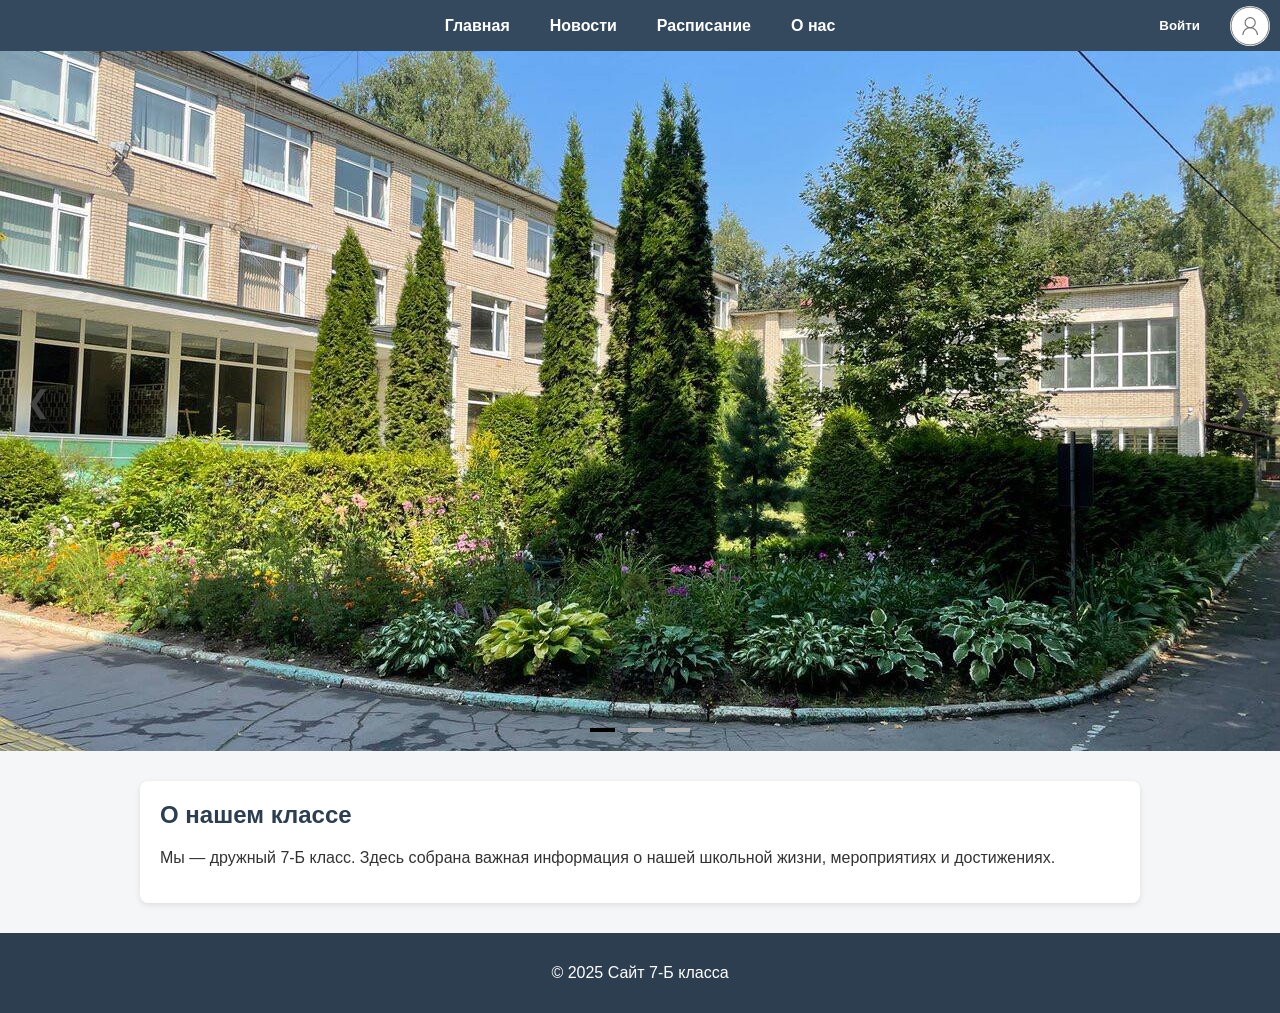
<file: index.html>
<!DOCTYPE html>
<html lang="ru">
<head>
  <meta charset="UTF-8">
  <meta name="viewport" content="width=device-width, initial-scale=1.0">
  <title>Главная</title>
  <link rel="stylesheet" href="style.css">

  <style>

  </style>
</head>
<body>

<nav>
  <div class="burger" onclick="openMenu()">☰</div>

  <div class="nav-links">
    <a href="index.html">Главная</a>
    <a href="news.html">Новости</a>
    <a href="schedule.html">Расписание</a>
    <a href="titles.html">О нас</a>
  </div>

  <div class="login">
    <button id="openPopup">Войти</button>
    <img src="[data-uri]">
  </div>
</nav>

<div class="menu-overlay" onclick="closeMenu()"></div>

<div class="popup-menu">
  <a href="index.html">Главная</a>
  <a href="news.html">Новости</a>
  <a href="schedule.html">Расписание</a>
  <a href="titles.html" id="about">О нас</a>

</div>

<div class="slider">
  <div class="slides">
    <div id="first" class="slide active">
        <div class="inf">
        <p>Читайте последние новости.</p>
        <a href="news.html">Подробнее.</a>
        </div>
    </div>
    <div id="second" class="slide">
        <div class="inf">
        <p>Смотрите актуальное расписание.</p>
        <a href="schedule.html">Подробнее.</a>
        </div>
    </div>
    <div id="third" class="slide">
        <div class="inf">
        <p>Узнайте о разработчиках.</p>
        <a href="titles.html">Подробнее.</a>
        </div>
    </div>
  </div>

  <button class="arrow left" onclick="prevSlide()">&#10094;</button>
  <button class="arrow right" onclick="nextSlide()">&#10095;</button>

  <div class="dots">
    <span class="dot active" onclick="goSlide(0)"></span>
    <span class="dot" onclick="goSlide(1)"></span>
    <span class="dot" onclick="goSlide(2)"></span>
  </div>
</div>

<!--
<header>
  <h1>Сайт 7-Б класса (Прототип)</h1>
  <p>Наша школьная жизнь, новости и расписание</p>
</header>
-->

<div class="container">
  <div class="block">
    <h2>О нашем классе</h2>
    <p>Мы — дружный 7-Б класс. Здесь собрана важная информация о нашей школьной жизни, мероприятиях и достижениях.</p>
  </div>
<!--
  <div class="block">
    <h2>Последние новости</h2>
    <ul>
      <li>Линейка 23 декабря</li>
      <li>Контрольная по математике — 15 декабря</li>
      <li>Подготовка к школьному концерту</li>
    </ul>
  </div>


  <div class="block">
    <h2>Расписание (пример)</h2>
    <p>Понедельник: Математика, Русский, История, Физика</p>
    <p>Вторник: Биология, География, Английский, Физкультура</p>
  </div>
   -->
</div>


<div id="popup" class="popup" style="display:none;">
    <div class="popup-content">
        <span id="closePopup" class="close">&times;</span>
        <div class="popup-item">
            <h2>Вход в аккаунт</h2>
            <p>Имя пользователя</p>
            <input type="text">
            <p>Пароль</p>
            <input type="text">
            <a href="https://web.max.ru/" id="popup-item-enter-1" class="popup-item-enter">Войти</a>
            <a id="popup-item-enter-2" class="popup-item-enter">Зарегистрироваться</a>
        </div>
    </div>
</div>



<script>
document.getElementById("openPopup").onclick = function() {
document.getElementById("popup").style.display = "flex";
}
document.getElementById("closePopup").onclick = function() {
document.getElementById("popup").style.display = "none";
}
window.onclick = function(event) {
if (event.target == document.getElementById("popup")) {
document.getElementById("popup").style.display = "none";
}
}
</script>
<script>
let current = 0;
const slides = document.querySelectorAll('.slide');
const dots = document.querySelectorAll('.dot');

function showSlide(index) {
  slides.forEach(s => s.classList.remove('active'));
  dots.forEach(d => d.classList.remove('active'));
  slides[index].classList.add('active');
  dots[index].classList.add('active');
  current = index;
}

function nextSlide() {
  showSlide((current + 1) % slides.length);
}

function prevSlide() {
  showSlide((current - 1 + slides.length) % slides.length);
}

function goSlide(index) {
  showSlide(index);
}

setInterval(() => {
  nextSlide();
}, 3000);
</script>
<script>
function openMenu() {
  document.querySelector('.popup-menu').classList.add('active');
  document.querySelector('.menu-overlay').classList.add('active');
}

function closeMenu() {
  document.querySelector('.popup-menu').classList.remove('active');
  document.querySelector('.menu-overlay').classList.remove('active');
}
</script>



<footer>
  <p>© 2025 Сайт 7-Б класса</p>
</footer>

</body>
</html>
</file>
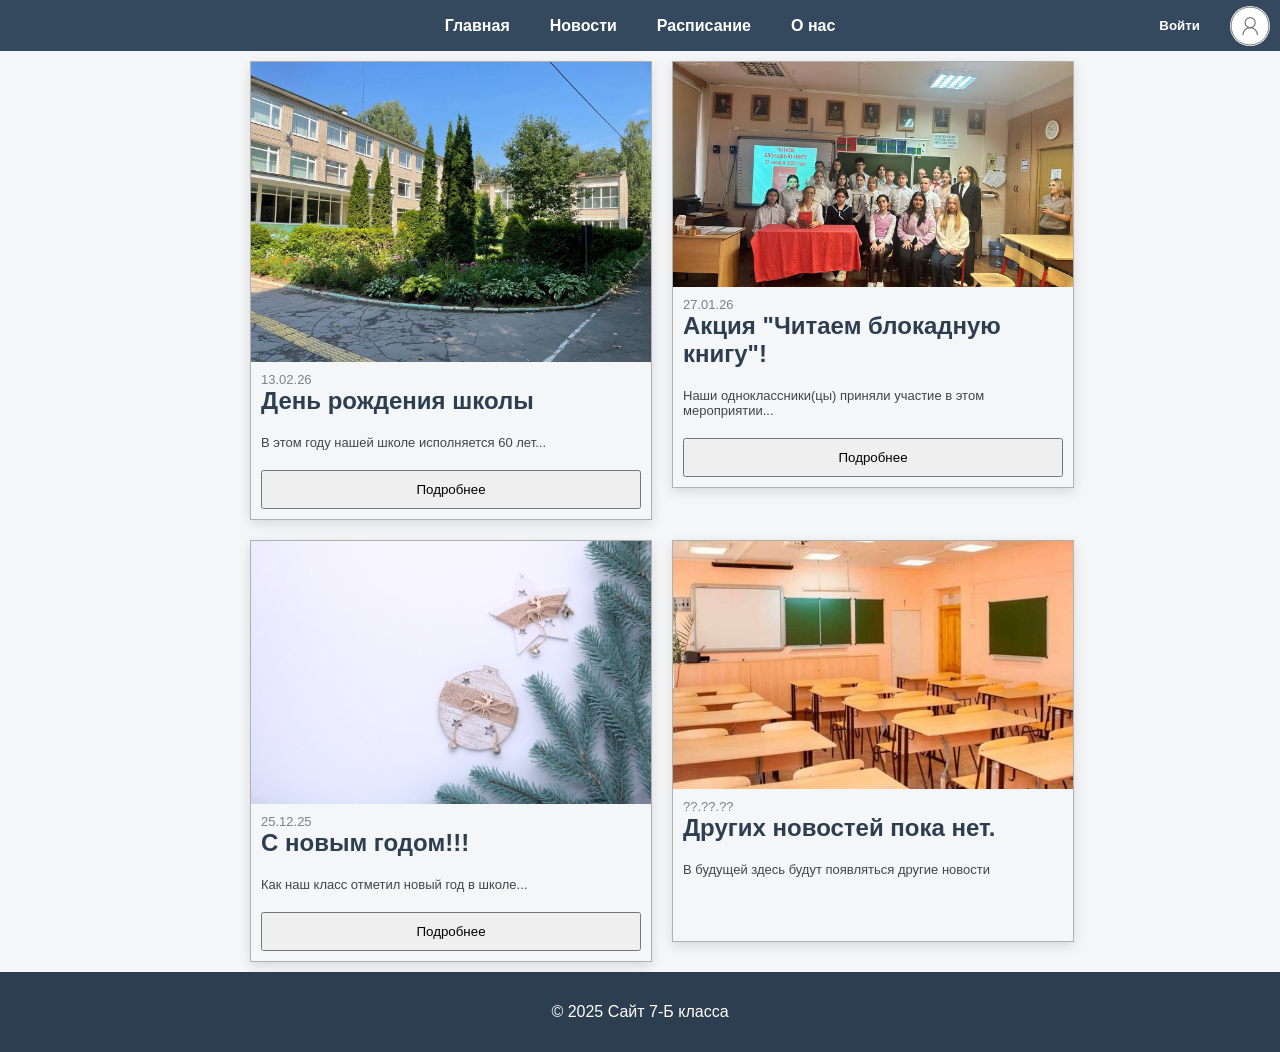
<file: news.html>
<!DOCTYPE html>
<html lang="en">
<head>
    <meta charset="UTF-8">
    <title>Новости</title>
    <link rel="stylesheet" href="style.css">
    <link rel="stylesheet" href="news.css">
    <meta name="viewport" content="width=device-width, initial-scale=1.0">
</head>
<body>
<nav>
  <div class="burger" onclick="openMenu()">☰</div>

  <div class="nav-links">
    <a href="index.html">Главная</a>
    <a href="news.html">Новости</a>
    <a href="schedule.html">Расписание</a>
    <a href="titles.html">О нас</a>
  </div>

  <div class="login">
    <button id="openPopup">Войти</button>
    <img src="[data-uri]">
  </div>
</nav>

<div class="menu-overlay" onclick="closeMenu()"></div>

<div class="popup-menu">
  <a href="index.html">Главная</a>
  <a href="news.html">Новости</a>
  <a href="schedule.html">Расписание</a>
  <a href="titles.html" id="about">О нас</a>
</div>


<div id="popup" class="popup" style="display:none;">
    <div class="popup-content">
        <span id="closePopup" class="close">&times;</span>
        <div class="popup-item">
            <h2>Вход в аккаунт</h2>
            <p>Имя пользователя</p>
            <input type="text">
            <p>Пароль</p>
            <input type="text">
            <a href="https://web.max.ru/" id="popup-item-enter-1" class="popup-item-enter">Войти</a>
            <a id="popup-item-enter-2" class="popup-item-enter">Зарегистрироваться</a>
        </div>
    </div>
</div>

<div class="news">
    <div class="news-card">
      <img src="school-outside.jpg" alt="">
      <div class="news-info">
        <p style="color: grey">13.02.26</p>
        <h2>День рождения школы</h2>
        <p>В этом году нашей школе исполняется 60 лет...</p>
        <button class="openPopupNews-class" id="openPopupNews">Подробнее</button>
      </div>
    </div>


    <div class="news-card">
      <img src="news-3-prev.jpg" alt="">
      <div class="news-info">
        <p style="color: grey">27.01.26</p>
        <h2>Акция "Читаем блокадную книгу"!</h2>
        <p>Наши одноклассники(цы) приняли участие в этом мероприятии...</p>
        <button class="openPopupNews-class" id="openPopupNews-1">Подробнее</button>
      </div>
    </div>

    <div class="news-card">
      <img src="newyear.png" alt="">
      <div class="news-info">
        <p style="color: grey">25.12.25</p>
        <h2>С новым годом!!!</h2>
        <p>Как наш класс отметил новый год в школе...</p>
        <button class="openPopupNews-class" id="openPopupNews-2">Подробнее</button>
      </div>
    </div>

    <div class="news-card">
      <img src="back.jpg" alt="">
      <div class="news-info">
        <p style="color: grey">??.??.??</p>
        <h2>Других новостей пока нет.</h2>
        <p>В будущей здесь будут появляться другие новости</p>
    <!--    <button class="openPopupNews-class" id="openPopupNews-1">Подробнее</button> -->

      </div>
    </div>
</div>



<div id="popup-news" class="popup" style="display:none;">
  <div class="popup-content">
    <span id="closePopupNews" class="close">&times;</span>

    <div class="popup-item">

      <!-- ВЕРХ: слайдер -->
      <div class="slider">
        <div class="slides">
          <div class="slide active" style="background: url(school-outside.jpg) center / cover no-repeat;"></div>
          <div class="slide" style="background: url(school-outside.jpg) center / cover no-repeat;"></div>
          <div class="slide" style="background: url(school-outside.jpg) center / cover no-repeat;"></div>
        </div>

        <button class="arrow left" onclick="prevSlide()">&#10094;</button>
        <button class="arrow right" onclick="nextSlide()">&#10095;</button>

        <div class="dots">
          <span class="dot active" onclick="goSlide(0)"></span>
          <span class="dot" onclick="goSlide(1)"></span>
          <span class="dot" onclick="goSlide(2)"></span>
        </div>
      </div>

      <!-- НИЗ: текст -->
      <div class="popup-text">
        <h2>День рождения школы</h2>
        <p>В этом году нашей школе исполняется 60 лет.</p>
      </div>

    </div>
  </div>
</div>

<div id="popup-news-1" class="popup" style="display:none;">
  <div class="popup-content">
    <span id="closePopupNews-1" class="close">&times;</span>

    <div class="popup-item">

      <!-- ВЕРХ: слайдер -->
      <div class="slider">
        <div class="slides">
          <div class="slide active" style="background: url(news-3-1.jpg) center / cover no-repeat;"></div>
          <div class="slide" style="background: url(news-3-2.jpg) center / cover no-repeat;"></div>
          <div class="slide" style="background: url(news-3-3.jpg) center / cover no-repeat;"></div>
        </div>

        <button class="arrow left" onclick="prevSlide()">&#10094;</button>
        <button class="arrow right" onclick="nextSlide()">&#10095;</button>

        <div class="dots">
          <span class="dot active" onclick="goSlide(0)"></span>
          <span class="dot" onclick="goSlide(1)"></span>
          <span class="dot" onclick="goSlide(2)"></span>
        </div>
      </div>

      <!-- НИЗ: текст -->
      <div class="popup-text">
        <h2>Акция "Читаем блокадную книгу"!</h2>
        <p>Наши одноклассники(цы) приняли участие в этом мероприятии.</p>
      </div>

    </div>
  </div>
</div>

<div id="popup-news-2" class="popup" style="display:none;">
  <div class="popup-content">
    <span id="closePopupNews-2" class="close">&times;</span>

    <div class="popup-item">

      <!-- ВЕРХ: слайдер -->
      <div class="slider">
        <div class="slides">
          <div class="slide active" style="background: url(news-2-1.jpg) center / cover no-repeat;"></div>
          <div class="slide" style="background: url(news-2-2.jpg) center / cover no-repeat;"></div>
          <div class="slide" style="background: url(news-2-3.jpg) center / cover no-repeat;"></div>
        </div>

        <button class="arrow left" onclick="prevSlide()">&#10094;</button>
        <button class="arrow right" onclick="nextSlide()">&#10095;</button>

        <div class="dots">
          <span class="dot active" onclick="goSlide(0)"></span>
          <span class="dot" onclick="goSlide(1)"></span>
          <span class="dot" onclick="goSlide(2)"></span>
        </div>
      </div>

      <!-- НИЗ: текст -->
      <div class="popup-text">
        <h2>С новым годом!!!</h2>
        <p>Как наш класс отметил новый год в школе. </p>
      </div>

    </div>
  </div>
</div>


<script>
document.getElementById("openPopup").onclick = function() {
document.getElementById("popup").style.display = "flex";
}
document.getElementById("closePopup").onclick = function() {
document.getElementById("popup").style.display = "none";
}
window.onclick = function(event) {
if (event.target == document.getElementById("popup")) {
document.getElementById("popup").style.display = "none";
}
}
</script>
<script>
document.getElementById("openPopupNews").onclick = function() {
document.getElementById("popup-news").style.display = "flex";
}
document.getElementById("closePopupNews").onclick = function() {
document.getElementById("popup-news").style.display = "none";
}
window.onclick = function(event) {
if (event.target == document.getElementById("popup-news")) {
document.getElementById("popup-news").style.display = "none";
}
}
</script>

<script>
document.getElementById("openPopupNews-1").onclick = function() {
document.getElementById("popup-news-1").style.display = "flex";
}
document.getElementById("closePopupNews-1").onclick = function() {
document.getElementById("popup-news-1").style.display = "none";
}
window.onclick = function(event) {
if (event.target == document.getElementById("popup-news-1")) {
document.getElementById("popup-news-1").style.display = "none";
}
}
</script>
<script>
document.getElementById("openPopupNews-2").onclick = function() {
document.getElementById("popup-news-2").style.display = "flex";
}
document.getElementById("closePopupNews-2").onclick = function() {
document.getElementById("popup-news-2").style.display = "none";
}
window.onclick = function(event) {
if (event.target == document.getElementById("popup-news-2")) {
document.getElementById("popup-news-2").style.display = "none";
}
}
</script>
<script>
let current = 0;
const slides = document.querySelectorAll('.slide');
const dots = document.querySelectorAll('.dot');

function showSlide(index) {
  slides.forEach(s => s.classList.remove('active'));
  dots.forEach(d => d.classList.remove('active'));
  slides[index].classList.add('active');
  dots[index].classList.add('active');
  current = index;
}

function nextSlide() {
  showSlide((current + 1) % slides.length);
}

function prevSlide() {
  showSlide((current - 1 + slides.length) % slides.length);
}

function goSlide(index) {
  showSlide(index);
}

setInterval(() => {
  nextSlide();
}, 3000);
</script>
<script>
function openMenu() {
  document.querySelector('.popup-menu').classList.add('active');
  document.querySelector('.menu-overlay').classList.add('active');
}

function closeMenu() {
  document.querySelector('.popup-menu').classList.remove('active');
  document.querySelector('.menu-overlay').classList.remove('active');
}
</script>



<footer>
  <p>© 2025 Сайт 7-Б класса</p>
</footer>

</body>
</html>
</file>
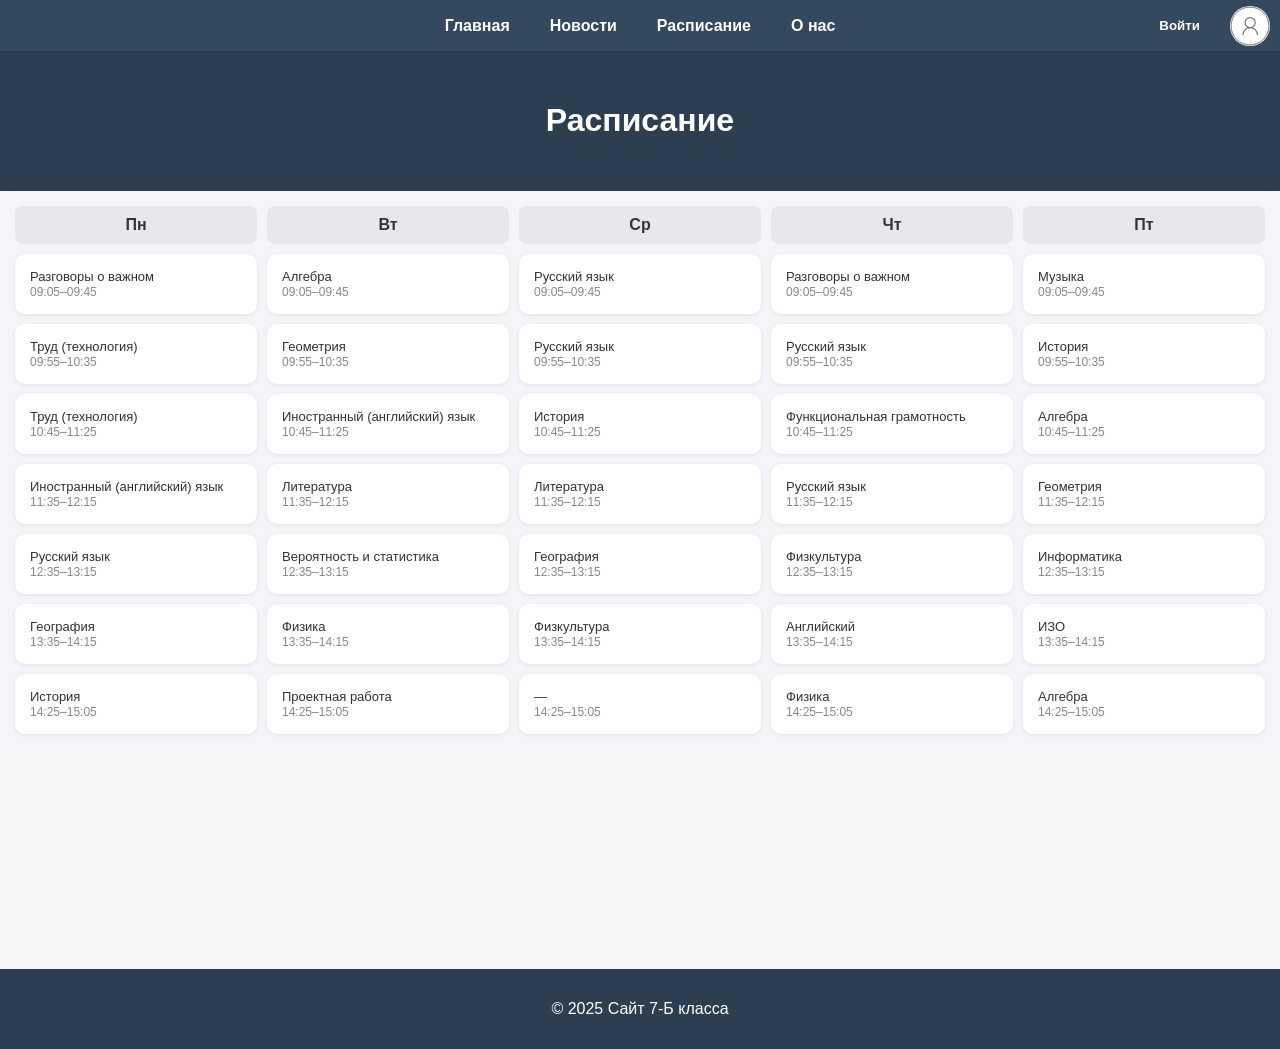
<file: schedule.html>
<!DOCTYPE html>
<html lang="en">
<head>
    <meta charset="UTF-8">
    <meta name="viewport" content="width=device-width, initial-scale=1.0">
    <title>Расписание</title>
    <link rel="stylesheet" href="style.css">
    <link rel="stylesheet" href="schedule.css">
    <link rel="icon" href="/diary/favicon.ico">
</head>
<body>

<nav>
  <div class="burger" onclick="openMenu()">☰</div>

  <div class="nav-links">
    <a href="index.html">Главная</a>
    <a href="news.html">Новости</a>
    <a href="schedule.html">Расписание</a>
    <a href="titles.html">О нас</a>
  </div>

  <div class="login">
    <button id="openPopup">Войти</button>
    <img src="[data-uri]">
  </div>
</nav>

<div class="menu-overlay" onclick="closeMenu()"></div>

<div class="popup-menu">
  <a href="index.html">Главная</a>
  <a href="news.html">Новости</a>
  <a href="schedule.html">Расписание</a>
  <a href="titles.html">О нас</a>
</div>

<header class="head">
    <h1>Расписание</h1>
</header>


<div class="schedule">

  <!-- Заголовки дней -->
  <div class="day">Пн</div>
  <div class="day">Вт</div>
  <div class="day">Ср</div>
  <div class="day">Чт</div>
  <div class="day">Пт</div>

  <!-- 1 урок -->
  <div class="lesson">Разговоры о важном<br><span>09:05–09:45</span></div>
  <div class="lesson">Алгебра<br><span>09:05–09:45</span></div>
  <div class="lesson">Русский язык<br><span>09:05–09:45</span></div>
  <div class="lesson">Разговоры о важном<br><span>09:05–09:45</span></div>
  <div class="lesson">Музыка<br><span>09:05–09:45</span></div>
  <!-- 2 урок -->
  <div class="lesson">Труд (технология)<br><span>09:55–10:35</span></div>
  <div class="lesson">Геометрия<br><span>09:55–10:35</span></div>
  <div class="lesson">Русский язык<br><span>09:55–10:35</span></div>
  <div class="lesson">Русский язык<br><span>09:55–10:35</span></div>
  <div class="lesson">История<br><span>09:55–10:35</span></div>

  <!-- 3 урок -->
  <div class="lesson">Труд (технология)<br><span>10:45–11:25</span></div>
  <div class="lesson">Иностранный (английский) язык<br><span>10:45–11:25</span></div>
  <div class="lesson">История<br><span>10:45–11:25</span></div>
  <div class="lesson">Функциональная грамотность<br><span>10:45–11:25</span></div>
  <div class="lesson">Алгебра<br><span>10:45–11:25</span></div>

  <!-- 4 урок -->
  <div class="lesson">Иностранный (английский) язык<br><span>11:35–12:15</span></div>
  <div class="lesson">Литература<br><span>11:35–12:15</span></div>
  <div class="lesson">Литература<br><span>11:35–12:15</span></div>
  <div class="lesson">Русский язык<br><span>11:35–12:15</span></div>
  <div class="lesson">Геометрия<br><span>11:35–12:15</span></div>

  <!-- 5 урок -->
  <div class="lesson">Русский язык<br><span>12:35–13:15</span></div>
  <div class="lesson">Вероятность и статистика<br><span>12:35–13:15</span></div>
  <div class="lesson">География<br><span>12:35–13:15</span></div>
  <div class="lesson">Физкультура<br><span>12:35–13:15</span></div>
  <div class="lesson">Информатика<br><span>12:35–13:15</span></div>

  <!-- 6 урок -->
  <div class="lesson">География<br><span>13:35–14:15</span></div>
  <div class="lesson">Физика<br><span>13:35–14:15</span></div>
  <div class="lesson">Физкультура<br><span>13:35–14:15</span></div>
  <div class="lesson">Английский<br><span>13:35–14:15</span></div>
  <div class="lesson">ИЗО<br><span>13:35–14:15</span></div>

  <!-- 7 урок -->
  <div class="lesson">История<br><span>14:25–15:05</span></div>
  <div class="lesson">Проектная работа<br><span>14:25–15:05</span></div>
  <div class="lesson">—<br><span>14:25–15:05</span></div>
  <div class="lesson">Физика<br><span>14:25–15:05</span></div>
  <div class="lesson">Алгебра<br><span>14:25–15:05</span></div>

</div>



<div id="popup" class="popup" style="display:none;">
    <div class="popup-content">
        <span id="closePopup" class="close">&times;</span>
        <div class="popup-item">
            <h2>Вход в аккаунт</h2>
            <p>Имя пользователя</p>
            <input type="text">
            <p>Пароль</p>
            <input type="text">
            <a href="https://web.max.ru/" id="popup-item-enter-1" class="popup-item-enter">Войти</a>
            <a id="popup-item-enter-2" class="popup-item-enter">Зарегистрироваться</a>
        </div>
    </div>
</div>

<script>
document.getElementById("openPopup").onclick = function() {
document.getElementById("popup").style.display = "flex";
}
document.getElementById("closePopup").onclick = function() {
document.getElementById("popup").style.display = "none";
}
window.onclick = function(event) {
if (event.target == document.getElementById("popup")) {
document.getElementById("popup").style.display = "none";
}
}
</script>
<script>
let current = 0;
const slides = document.querySelectorAll('.slide');
const dots = document.querySelectorAll('.dot');

function showSlide(index) {
  slides.forEach(s => s.classList.remove('active'));
  dots.forEach(d => d.classList.remove('active'));
  slides[index].classList.add('active');
  dots[index].classList.add('active');
  current = index;
}

function nextSlide() {
  showSlide((current + 1) % slides.length);
}

function prevSlide() {
  showSlide((current - 1 + slides.length) % slides.length);
}

function goSlide(index) {
  showSlide(index);
}

setInterval(() => {
  nextSlide();
}, 3000);
</script>
<script>
function openMenu() {
  document.querySelector('.popup-menu').classList.add('active');
  document.querySelector('.menu-overlay').classList.add('active');
}

function closeMenu() {
  document.querySelector('.popup-menu').classList.remove('active');
  document.querySelector('.menu-overlay').classList.remove('active');
}
</script>


<footer>
  <p>© 2025 Сайт 7-Б класса</p>
</footer>

</body>
</html>
</file>
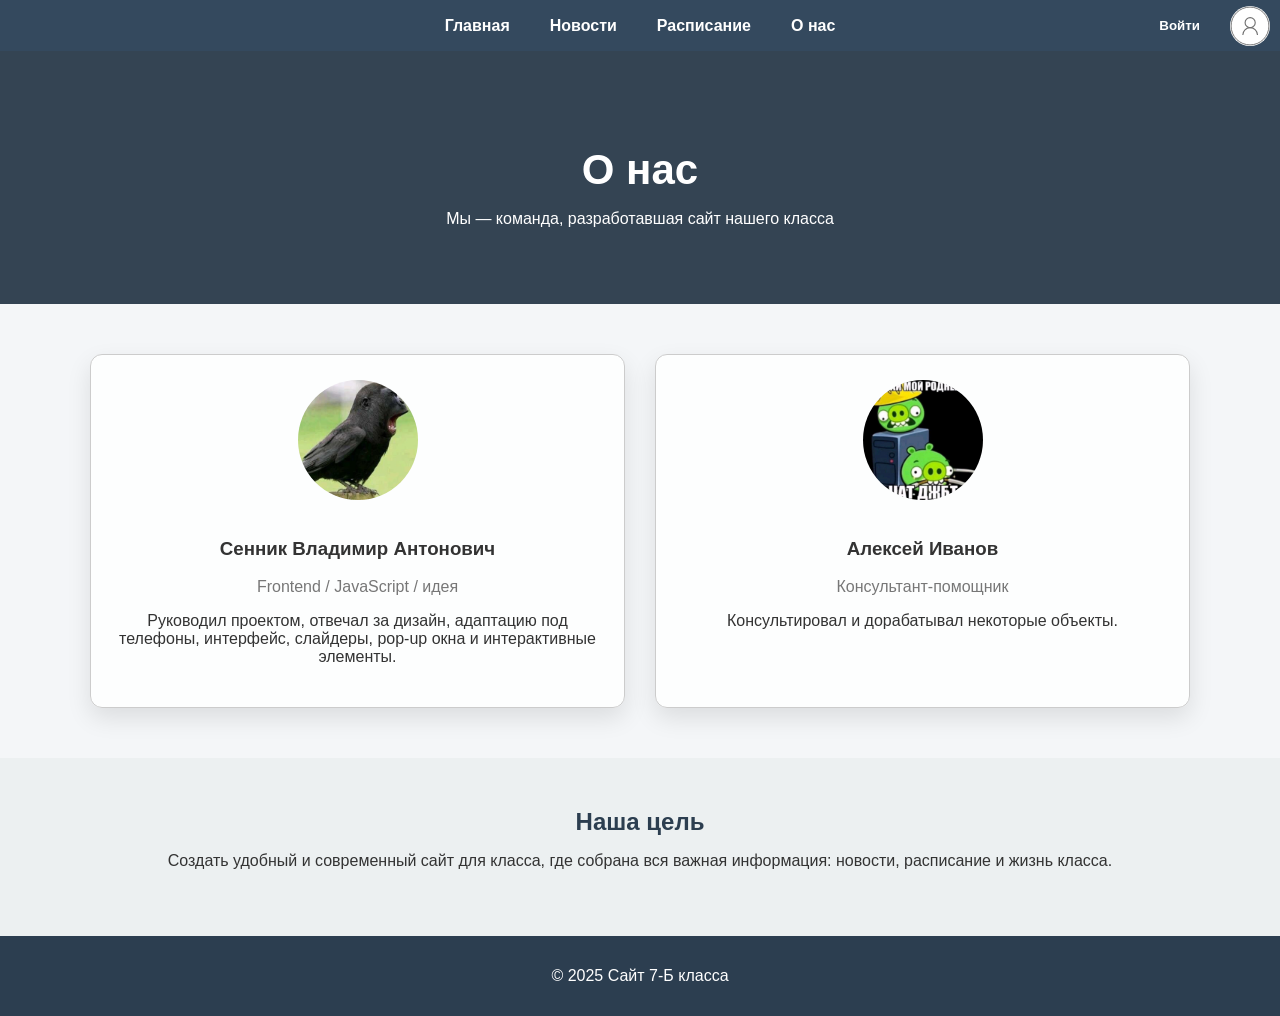
<file: titles.html>
<!DOCTYPE html>
<html lang="ru">
<head>
  <meta charset="UTF-8">
  <meta name="viewport" content="width=device-width, initial-scale=1.0">
  <title>О нас</title>
  <link rel="stylesheet" href="titles.css">
  <link rel="stylesheet" href="style.css">
</head>
<body>
<nav>
  <div class="burger" onclick="openMenu()">☰</div>

  <div class="nav-links">
    <a href="index.html">Главная</a>
    <a href="news.html">Новости</a>
    <a href="schedule.html">Расписание</a>
    <a href="titles.html">О нас</a>
  </div>

  <div class="login">
    <button id="openPopup">Войти</button>
    <img src="[data-uri]">
  </div>
</nav>

<div class="menu-overlay" onclick="closeMenu()"></div>

<div class="popup-menu">
  <a href="index.html">Главная</a>
  <a href="news.html">Новости</a>
  <a href="schedule.html">Расписание</a>
  <a href="titles.html" id="about">О нас</a>

</div>



<section class="about-hero">
  <h1>О нас</h1>
  <p>Мы — команда, разработавшая сайт нашего класса</p>
</section>

<section class="team">
  <div class="team-card">
    <img src="avatar.jpg" alt="Разработчик">
    <h3>Сенник Владимир Антонович</h3>
    <span>Frontend / JavaScript / идея </span>
    <p>Руководил проектом, отвечал за дизайн, адаптацию под телефоны, интерфейс, слайдеры, pop-up окна и интерактивные элементы.</p>
  </div>

  <div class="team-card">
    <img src="work-my-dear-chat-gpt.jpg" alt="Разработчик">
    <h3>Алексей Иванов</h3>
    <span>Консультант-помощник</span>
    <p>Консультировал и дорабатывал некоторые объекты.</p>
  </div>


</section>

<section class="goal">
  <h2>Наша цель</h2>
  <p>
    Создать удобный и современный сайт для класса,
    где собрана вся важная информация: новости,
    расписание и жизнь класса.
  </p>
</section>



<div id="popup" class="popup" style="display:none;">
    <div class="popup-content">
        <span id="closePopup" class="close">&times;</span>
        <div class="popup-item">
            <h2>Вход в аккаунт</h2>
            <p>Имя пользователя</p>
            <input type="text">
            <p>Пароль</p>
            <input type="text">
            <a href="https://web.max.ru/" id="popup-item-enter-1" class="popup-item-enter">Войти</a>
            <a id="popup-item-enter-2" class="popup-item-enter">Зарегистрироваться</a>
        </div>
    </div>
</div>
<script>
document.getElementById("openPopup").onclick = function() {
document.getElementById("popup").style.display = "flex";
}
document.getElementById("closePopup").onclick = function() {
document.getElementById("popup").style.display = "none";
}
window.onclick = function(event) {
if (event.target == document.getElementById("popup")) {
document.getElementById("popup").style.display = "none";
}
}
</script>
<script>
let current = 0;
const slides = document.querySelectorAll('.slide');
const dots = document.querySelectorAll('.dot');

function showSlide(index) {
  slides.forEach(s => s.classList.remove('active'));
  dots.forEach(d => d.classList.remove('active'));
  slides[index].classList.add('active');
  dots[index].classList.add('active');
  current = index;
}

function nextSlide() {
  showSlide((current + 1) % slides.length);
}

function prevSlide() {
  showSlide((current - 1 + slides.length) % slides.length);
}

function goSlide(index) {
  showSlide(index);
}

setInterval(() => {
  nextSlide();
}, 3000);
</script>
<script>
function openMenu() {
  document.querySelector('.popup-menu').classList.add('active');
  document.querySelector('.menu-overlay').classList.add('active');
}

function closeMenu() {
  document.querySelector('.popup-menu').classList.remove('active');
  document.querySelector('.menu-overlay').classList.remove('active');
}
</script>



<footer>
  <p>© 2025 Сайт 7-Б класса</p>
</footer>

</body>
</html>
</file>
<file: style.css>
body {
      margin: 0;
      font-family: Arial, sans-serif;
      background-color: #f4f6f8;
      color: #333;
    }

nav {
  position: sticky;
  top: 0;
  z-index: 1000;
  background-color: #34495e;

  display: flex;
  align-items: center;
  justify-content: center;

  height: 51px;
  padding: 0 20px;
}

nav a {
  color: white;
  padding: 18px 20px;
  text-decoration: none;
  font-weight: bold;
}

.nav-links {
  display: flex;
}

.login {
  display: flex;
  align-items: center;
  gap: 10px;
}

.burger {
  display: none;
  font-size: 26px;
  color: white;
  cursor: pointer;
}


    }
    nav a:hover {
      background-color: #2c3e50;

    }

    @media (max-width: 768px) {

  nav {
    justify-content: space-between;
  }

  .burger {
    display: block;
  }

  .nav-links {
    position: absolute;
    top: 51px; /* высота nav */
    left: 0;
    right: 0;

    background-color: #34495e;
    flex-direction: column;
    display: none;
  }

  .nav-links.active {
    display: flex;
  }

  nav a {
    padding: 15px;
    text-align: center;
    width: 100%;
  }
}


    .container {
      max-width: 1000px;
      margin: 30px auto;
      padding: 0 20px;
    }
    .block {
      background: white;
      padding: 20px;
      margin-bottom: 20px;
      border-radius: 8px;
      box-shadow: 0 2px 6px rgba(0,0,0,0.1);
    }
    h2 {
      margin-top: 0;
      color: #2c3e50;
    }
    footer {
      background-color: #2c3e50;
      color: white;
      text-align: center;
      padding: 15px;
      margin-top: 0px;
    }

    .login {
        margin: 0px;
        position: absolute;
        right: 10px;
        align-items: center;
        display: flex;
        -webkit-box-align: center;
        -ms-flex-align: center;
        align-items: center;
        cursor: pointer;
        font-size: 13px;
        height: 48px;
    }

    .login img {
        width: 40px;
        justify-content: center;
        background: white;
        border-radius: 50%;
    }

     .login a:hover {
        background-color: #34495e;
}

.login button {
    color: white;
    padding: 18px 20px;
    text-decoration: none;
    font-weight: bold;
    background: #34495e;
    border: 0px;
    cursor: pointer;
}


.popup {
    position: fixed;
    left: 0;
    top: 0;
    width: 100%;
    height: 100%;
    background-color: rgba(0, 0, 0, 0.5); /* Полупрозрачный фон */
    display: flex;
    justify-content: center;
    align-items: center;
}
.popup-content {
    background-color: white;
    padding: 20px;
    border-radius: 30px;
    text-align: center;
    width: 400px;
    height: 600px;
}
.close {
    cursor: pointer;
    float: right;
    font-size: 20px;
}

.slider {
  position: relative;
  width: 100%;
  height: 700px;
  background: #777;
  overflow: hidden;
}

.slide {
  position: absolute;
  inset: 0;
  display: flex;
  justify-content: center;
  align-items: center;
  font-size: 40px;
  color: #555;

  opacity: 0;
  transform: translateX(60px);
  transition: opacity 0.4s ease, transform 0.4s ease;
  pointer-events: none;
}

.slide.active {
  opacity: 1;
  transform: translateX(0);
  pointer-events: auto;
}


.arrow {
  position: absolute;
  top: 50%;
  transform: translateY(-50%);
  background: none;
  border: none;
  font-size: 30px;
  cursor: pointer;
  color: #444;
}

.arrow.left { left: 20px; }
.arrow.right { right: 20px; }

.dots {
  position: absolute;
  bottom: 15px;
  width: 100%;
  text-align: center;
}

.dot {
  display: inline-block;
  width: 25px;
  height: 4px;
  background: #aaa;
  margin: 0 4px;
  cursor: pointer;
}

.dot.active {
  background: #000;
}

#first {
    background: grey;


}

.popup-item {
    justify-content: center;
    align-items: center;
    display: grid;
    padding-top: 200px;
    border-top-width: 20px;
    margin-top: unset;
    padding-bottom: unset;
    padding-left: 12px;padding-top: 200px;
    border-top-width: 20px;
    margin-top: unset;
    padding-bottom: unset;
    padding-left: 12px;
}

.popup-item input {
    padding: 10px;
    margin-bottom: 15px;
    border-radius: 12px;
    width: 250px;
}

.popup-item-enter {
    padding: 10px;
    border-radius: 12px;
    width: 250px;
    border: 2px black;

}

#popup-item-enter-1 {
    background: blue;
    color: white;
    margin-top: 50px;
}

#popup-item-enter-2 {
    color: blue;
    margin-top: 5px;
}

#popup-item-enter-1:hover {
    color: #00000000;
    background: url(max.png) center / cover no-repeat;
}

.popup-item p {
    text-align: left;
    padding-left: 10px;
    margin: 0px
}

/* затемнение фона */
.menu-overlay {
  position: fixed;
  inset: 0;
  background: rgba(0,0,0,0.4);
  display: none;
  z-index: 999;
}

/* само pop-up меню */
.popup-menu {
  position: fixed;
  top: 0;
  left: -260px;
  width: 260px;
  height: 100vh;
  background: #34495e;
  padding-top: 60px;
  display: flex;
  flex-direction: column;
  transition: 0.3s ease;
  z-index: 1000;
}

.popup-menu a {
  color: white;
  padding: 16px 20px;
  text-decoration: none;
  font-weight: bold;
}

.popup-menu a:hover {
  background: rgba(255,255,255,0.1);
}

/* активное состояние */
.popup-menu.active {
  left: 0;
}

.menu-overlay.active {
  display: block;
}



#about {
  margin-top: 00px;
}

#first {
  background: url(school-outside.jpg) center / cover no-repeat;
}

#second {
  background: url(backboard.png) center / cover no-repeat;
}

#third {
  background: url(about.png) center / cover no-repeat;
}

.inf {
  background: rgba(0, 0, 0, 0.25);
  color: white;
  margin-top: 100%

}



.inf p {
  font_size: 20px;
}

.inf a {
  color: white
}
</file>
<file: news.css>
.news {
  justify-items: center;
  display: grid;
  grid-template-columns: repeat(2, 1fr);
  max-width: 800px;
  margin: 0 auto;
  margin-left: auto;
  margin-right: auto;
  padding: 0;
  box-sizing: border-box;
}

.news-card {
  aspect-ratio: 1 / 1;        /* ГАРАНТИЯ квадрата */
  width: 400px;
  border: 1px solid #b0b0b0;  /* серая рамка */
  background: transparent;
  display: grid;
  flex-direction: column;
  box-shadow: 0 4px 12px rgba(0, 0, 0, 0.12);
  margin: 10px;
}

.news-card img {
  height: 100%;
  width: 100%;
  object-fit: cover;
}

.news-info {
  height: 50%;
  padding: 10px;
  box-sizing: border-box;
}

.news-info h4 {
  margin: 0 0 6px;
  font-size: 14px;
  font-weight: 600;
}

.news-info p {
  margin: 0;
  font-size: 13px;
  color: #444;
}
.popup-content {
  width: 90%;
  max-width: 600px;
  background: #fff;
  border-radius: 10px;
  padding: 0px
}

.popup-item {
  display: flex;
  flex-direction: column;
  height: 80vh; /* весь popup */
  padding: 0px
}

/* СЛАЙДЕР — верх */
.slider {
  height: 50%;
  position: relative;
  overflow: hidden;
}

/* ТЕКСТ — низ */
.popup-text {
  height: 50%;
  padding: 20px;
  overflow-y: auto;
}

.close {
    position: absolute;
    z-index: 1000;
    right: 20px;
    padding: 5px;
    background: red;
    border-radius: 50%;
    width: 11px;
    height: 11px;
    margin: 5px;
    align-items: center;
    align-content: center;
}

.openPopupNews-class {
  width: 100%;
  padding: 10px;
  margin-top: 20px;
}


.popup {
  margin-top: 50px
}

@media (max-width: 768px) {
  .news {
    grid-template-columns: 1fr;
  }
  .news-card {
    width: 100%;
    max-width: 350px;
    justify-items: center;
  }
  .news-card h4: {
    width: 50%
  }
}
</file>
<file: schedule.css>
.schedule {
  display: grid;
  grid-template-columns: repeat(5, 1fr);
  gap: 10px;
  background: #f4f5f8;
  padding: 15px;
  border-radius: 12px;
}

.day {
  background: #e7e8ee;
  text-align: center;
  padding: 10px;
  font-weight: 600;
  border-radius: 8px;
}

.lesson {
  background: white;
  border-radius: 10px;
  padding: 15px;
  font-size: 13px;
  box-shadow: 0 1px 4px rgba(0,0,0,0.08);
}

.lesson span {
  font-size: 12px;
  color: #888;
}

footer {
    margin-top: 220px;
}

.head {
   background-color: #2c3e50;
   color: white;
   padding-top: 30px;
   padding-bottom: 30px;
   text-align: center;
    }

@media (max-width: 768px) {
  .schedule {
    grid-template-columns: repeat(5, minmax(160px, 1fr));
    overflow-x: auto;
    zoom: 2;
    gap: 5px;
  }
  .lesson {
    padding-top: 5px;
    padding-bottom: 5px;
  }



}
</file>
<file: titles.css>
body {
  margin: 0;
  font-family: Arial, sans-serif;
  background: #f4f6f8;
  color: #333;
}

/* Шапка */
.about-hero {
  text-align: center;
  padding: 60px 20px;
  background: #344453;
  color: white;
}

.about-hero h1 {
  font-size: 42px;
  margin-bottom: 10px;
}

/* Команда */
.team {
  display: grid;
  grid-template-columns: repeat(auto-fit, minmax(250px, 1fr));
  gap: 30px;
  padding: 50px;
  max-width: 1100px;
  margin: auto;
}

.team-card {
  background: rgba(255, 255, 255, 0.85);
  border: 1px solid #ccc;
  border-radius: 12px;
  padding: 25px;
  text-align: center;
  box-shadow: 0 10px 25px rgba(0,0,0,0.1);
  transition: transform 0.3s;
}

.team-card:hover {
  transform: translateY(-8px);
}

.team-card img {
  width: 120px;
  height: 120px;
  border-radius: 50%;
  object-fit: cover;
  margin-bottom: 15px;
}

.team-card span {
  display: block;
  color: #777;
  margin-bottom: 10px;
}

/* Цель */
.goal {
  text-align: center;
  padding: 50px 20px;
  background: #ecf0f1;
}

.goal h2 {
  margin-bottom: 15px;
}

@media (max-width: 600px) {
  .about-hero h1 {
    font-size: 32px;
  }

  .team {
    padding: 30px 15px;
  }
}
</file>
